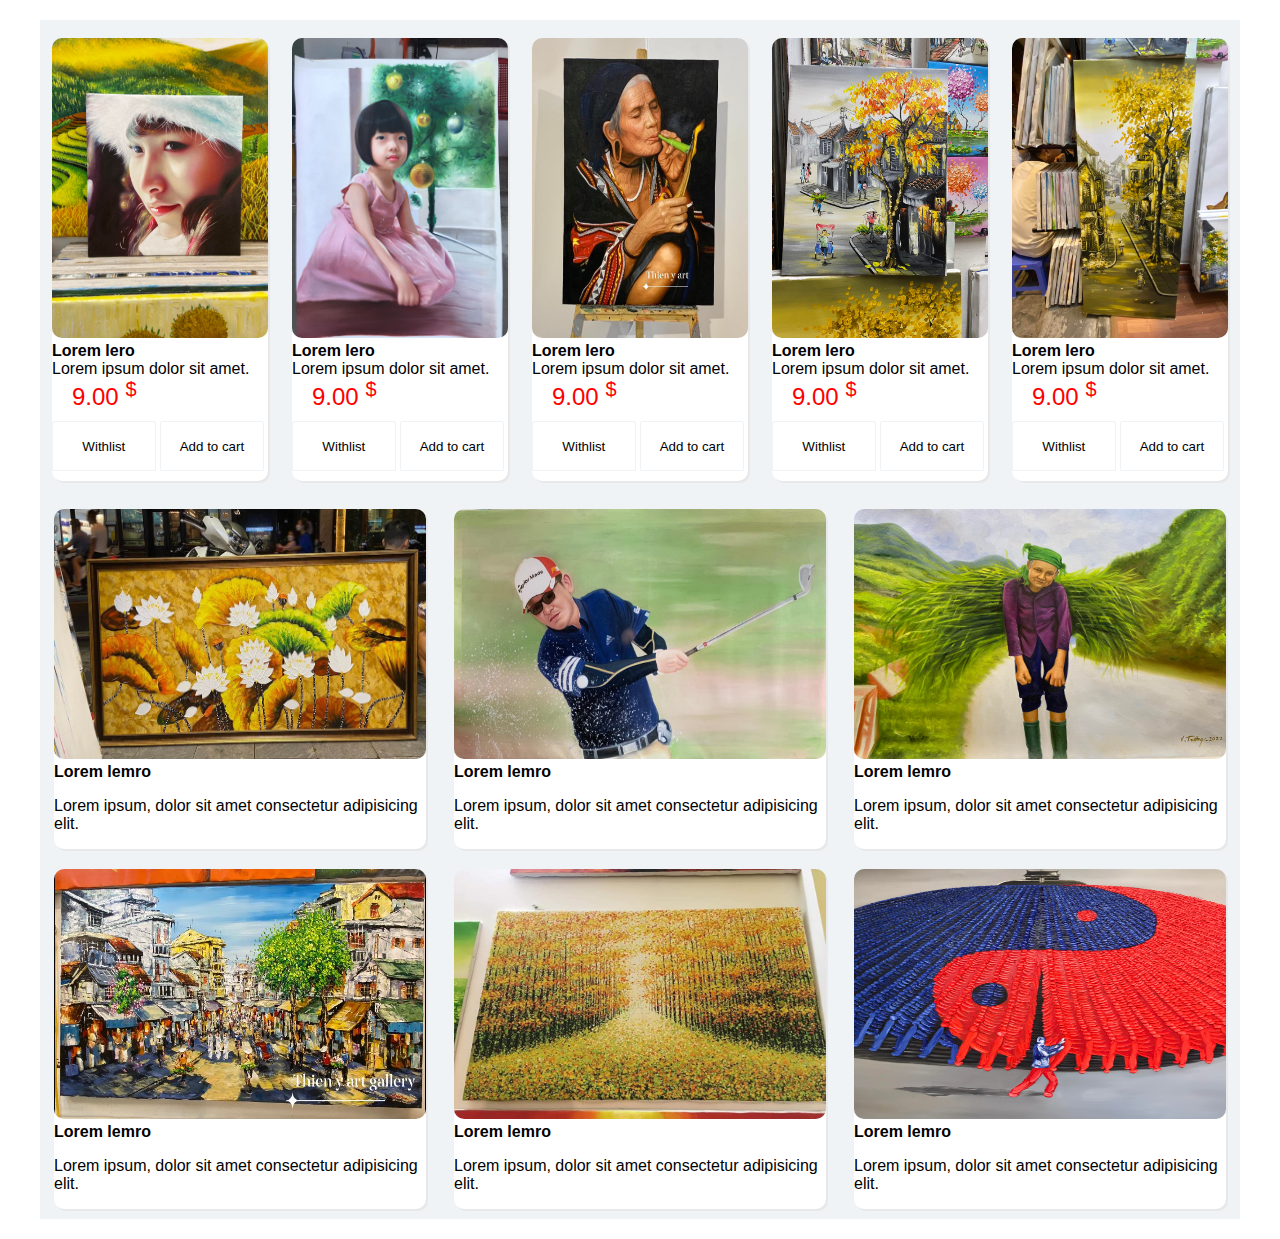
<file: collec ui/index.html>
<!DOCTYPE html>
<html lang="en">
<head>
    <meta charset="UTF-8">
    <meta http-equiv="X-UA-Compatible" content="IE=edge">
    <meta name="viewport" content="width=device-width, initial-scale=1.0">
    <title>Document</title>
    <link rel="stylesheet" href="style.css">
</head>
<body>
    <div class="body">
        <div class="product">
            <img src="./img/dung1.jpg" alt="">
            <span class="product__title">Lorem lero</span>
            <span class="product__desc">Lorem ipsum dolor sit amet.</span>
            <span class="price">9.00 <sup>$</sup></span>
            <!-- <div class="tag">
                <a href="">lorem</a>
                <a href="">lorem</a>
                <a href="">lorem</a>
            </div> -->
            <div class="button">
                <button class="width__list">Withlist</button>
                <button class="addCart">Add to cart</button>
            </div>
        </div>
        <div class="product">
            <img src="./img/dung2.jpg" alt="">
            <span class="product__title">Lorem lero</span>
            <span class="product__desc">Lorem ipsum dolor sit amet.</span>
            <span class="price">9.00 <sup>$</sup></span>
            <!-- <div class="tag">
                <a href="">lorem</a>
                <a href="">lorem</a>
                <a href="">lorem</a>
            </div> -->
            <div class="button">
                <button class="width__list">Withlist</button>
                <button class="addCart">Add to cart</button>
            </div>
        </div>
        <div class="product">
            <img src="./img/dung3.jpg" alt="">
            <span class="product__title">Lorem lero</span>
            <span class="product__desc">Lorem ipsum dolor sit amet.</span>
            <span class="price">9.00 <sup>$</sup></span>
            <!-- <div class="tag">
                <a href="">lorem</a>
                <a href="">lorem</a>
                <a href="">lorem</a>
            </div> -->
            <div class="button">
                <button class="width__list">Withlist</button>
                <button class="addCart">Add to cart</button>
            </div>
        </div>
        <div class="product">
            <img src="./img/dung4.jpg" alt="">
            <span class="product__title">Lorem lero</span>
            <span class="product__desc">Lorem ipsum dolor sit amet.</span>
            <span class="price">9.00 <sup>$</sup></span>
            <!-- <div class="tag">
                <a href="">lorem</a>
                <a href="">lorem</a>
                <a href="">lorem</a>
            </div> -->
            <div class="button">
                <button class="width__list">Withlist</button>
                <button class="addCart">Add to cart</button>
            </div>
        </div>
        <div class="product">
            <img src="./img/dung5.jpg" alt="">
            <span class="product__title">Lorem lero</span>
            <span class="product__desc">Lorem ipsum dolor sit amet.</span>
            <span class="price">9.00 <sup>$</sup></span>
            <!-- <div class="tag">
                <a href="">lorem</a>
                <a href="">lorem</a>
                <a href="">lorem</a>
            </div> -->
            <div class="button">
                <button class="width__list">Withlist</button>
                <button class="addCart">Add to cart</button>
            </div>
        </div>
    </div>
    <div class="body__ngang">
        <div class="product__ngang">
            <img src="./img/ngang1.jpg" alt="">
            <span>Lorem lemro</span>
            <p>Lorem ipsum, dolor sit amet consectetur adipisicing elit.</p>
        </div>
        <div class="product__ngang">
            <img src="./img/ngang2.jpg" alt="">
            <span>Lorem lemro</span>
            <p>Lorem ipsum, dolor sit amet consectetur adipisicing elit.</p>
        </div>
        <div class="product__ngang">
            <img src="./img/ngang3.jpg" alt="">
            <span>Lorem lemro</span>
            <p>Lorem ipsum, dolor sit amet consectetur adipisicing elit.</p>
        </div>
        <div class="product__ngang">
            <img src="./img/ngang4.jpg" alt="">
            <span>Lorem lemro</span>
            <p>Lorem ipsum, dolor sit amet consectetur adipisicing elit.</p>
        </div>
        <div class="product__ngang">
            <img src="./img/ngang5.jpg" alt="">
            <span>Lorem lemro</span>
            <p>Lorem ipsum, dolor sit amet consectetur adipisicing elit.</p>
        </div>
        <div class="product__ngang">
            <img src="./img/ngang6.jpg" alt="">
            <span>Lorem lemro</span>
            <p>Lorem ipsum, dolor sit amet consectetur adipisicing elit.</p>
        </div>
    </div>
</body>
</html>
</file>
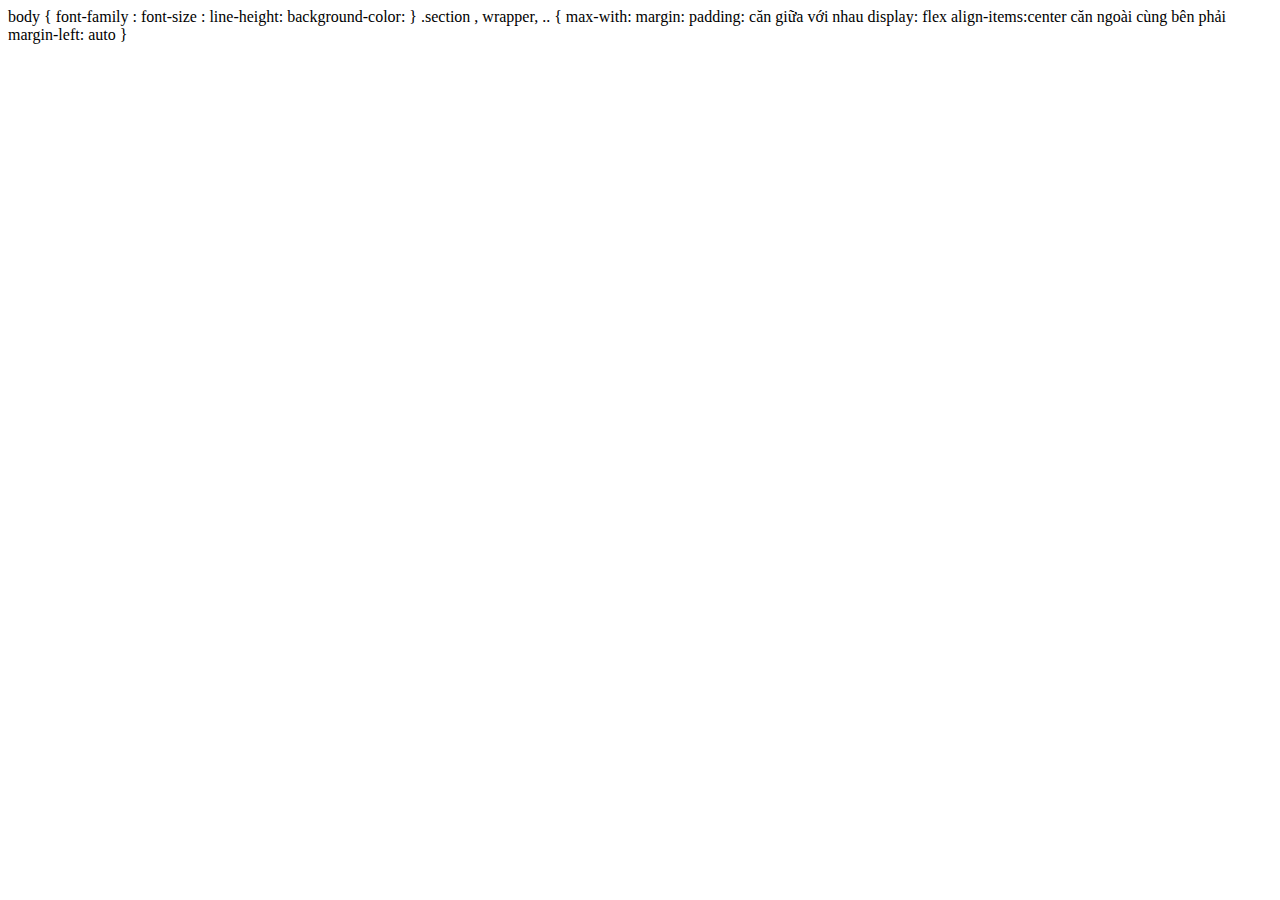
<file: thuoc tinh co ban css/index.html>
<!DOCTYPE html>
<html lang="en">
<head>
    <meta charset="UTF-8">
    <meta http-equiv="X-UA-Compatible" content="IE=edge">
    <meta name="viewport" content="width=device-width, initial-scale=1.0">
    <title>Thuộc tính cơ bản các thẻ html</title>
</head>
<body>
    body {
        font-family : 
        font-size :
        line-height:
        background-color:
    }
    .section , wrapper, .. {
        max-with: 
        margin: 
        padding:
        căn giữa với nhau
            display: flex 
            align-items:center
        căn ngoài cùng bên phải 
            margin-left: auto
    }

</body>
</html>
</file>
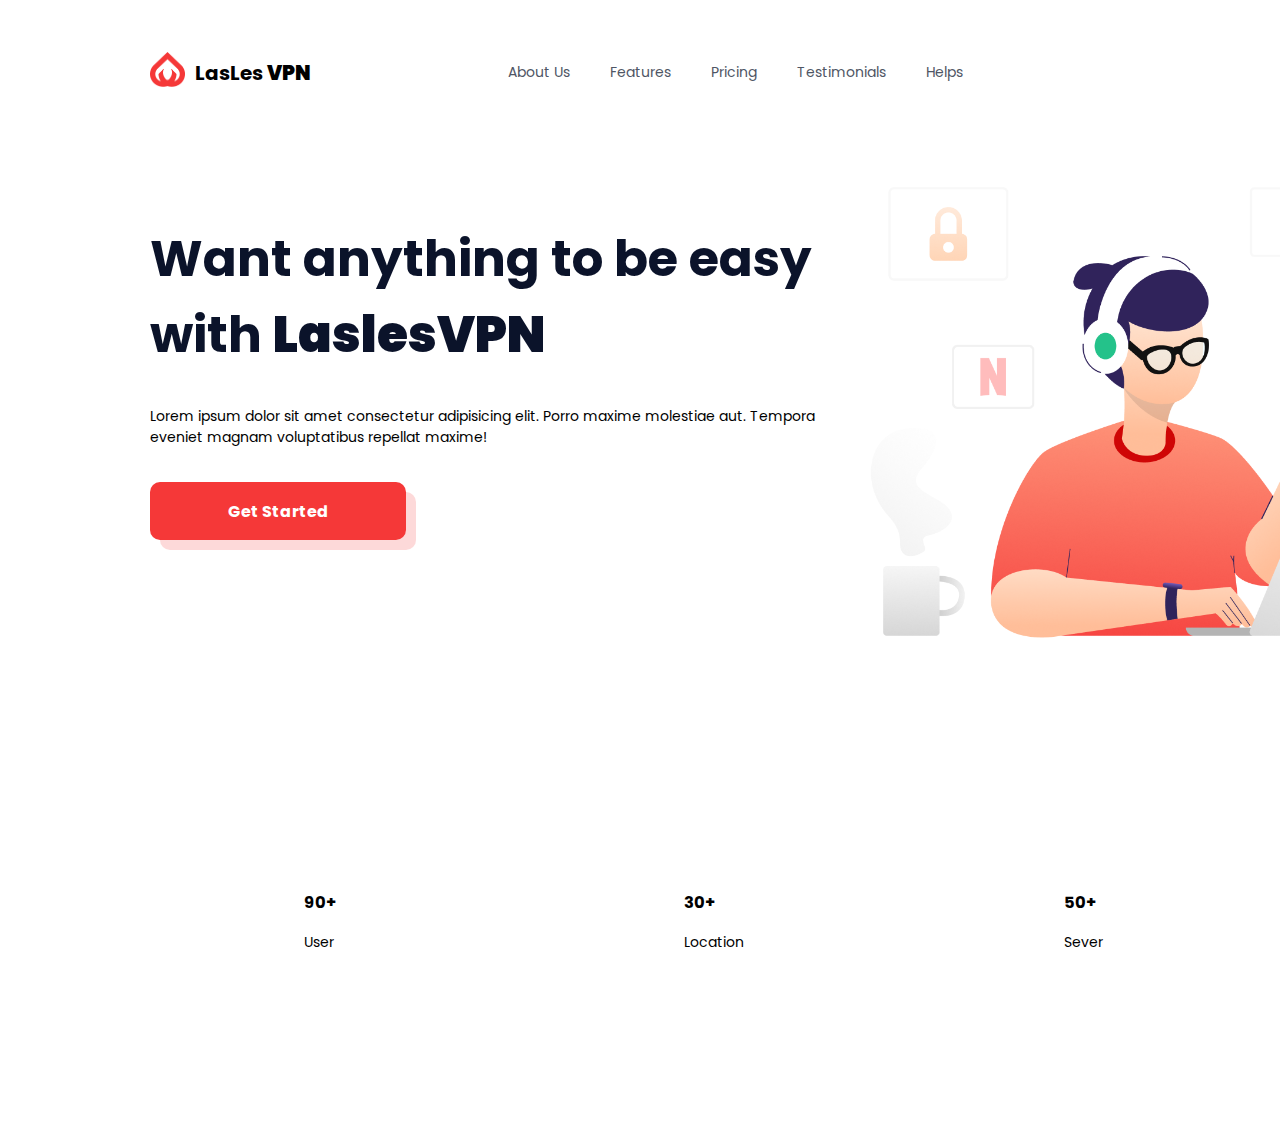
<file: code figma/laslesVPN/index.html>
<!DOCTYPE html>
<html lang="en">
<head>
    <meta charset="UTF-8">
    <meta http-equiv="X-UA-Compatible" content="IE=edge">
    <meta name="viewport" content="width=device-width, initial-scale=1.0">
    <title>LaslesVPN</title>
    <link rel="stylesheet" href="style.css">
    <link rel="preconnect" href="https://fonts.googleapis.com">
    <link rel="preconnect" href="https://fonts.gstatic.com" crossorigin>
    <link href="https://fonts.googleapis.com/css2?family=Poppins:wght@100;300;600;700&display=swap" rel="stylesheet">
    <link rel="stylesheet" href="https://cdnjs.cloudflare.com/ajax/libs/font-awesome/6.1.1/css/all.min.css" integrity="sha512-KfkfwYDsLkIlwQp6LFnl8zNdLGxu9YAA1QvwINks4PhcElQSvqcyVLLD9aMhXd13uQjoXtEKNosOWaZqXgel0g==" crossorigin="anonymous" referrerpolicy="no-referrer" />
</head>
<body class="body">
    <header class="header">
        <section class="header__top">
            <img src="./img/logo.png" alt="Logo" class="logo__img">
        </section>
            <span class="name__brand">LasLes <strong>VPN</strong></span>
            <ul class="menu__top">
                <li><a href="#"></a>About Us</li>
                <li><a href="#"></a>Features</li>
                <li><a href="#"></a>Pricing</li>
                <li><a href="#"></a>Testimonials</li>
                <li><a href="#"></a>Helps</li>
            </ul>
            <div class="header__account">
                <a href="#" class="header__account-signup">Sign Up</a>
                <a href="#" class="header__account-login default__button">Log In</a>
            </div>
    </header>
    <section class="banner">
        <div class="banner__title">
            <h1>Want anything to be easy with <strong>LaslesVPN</strong></h1>
            <p class="desc">Lorem ipsum dolor sit amet consectetur adipisicing elit. Porro maxime molestiae aut.
                 Tempora eveniet magnam voluptatibus repellat maxime!</p>
            <a href="#" class="start">Get Started</a>
        </div>
        <img src="./img/banner1.png" alt="banner" class="banner__img">
    </section>
    <section class="client">
        <div class="client__use client__item">
            <i class="fa-solid fa-user"></i>
            <div>
                <h3>90+</h3>
                <span>User</span>
            </div>
        </div>
        <div class="client__location client__item">
            <i class="fa-solid fa-user"></i>
            <div>
                <h3>30+</h3>
                <span>Location</span>
            </div>
        </div>
        <div class="client__sever client__item">
            <i class="fa-solid fa-user"></i>
            <div>
                <h3>50+</h3>
                <span>Sever</span>
            </div>
        </div>
    </section>
</body>
</html>
</file>
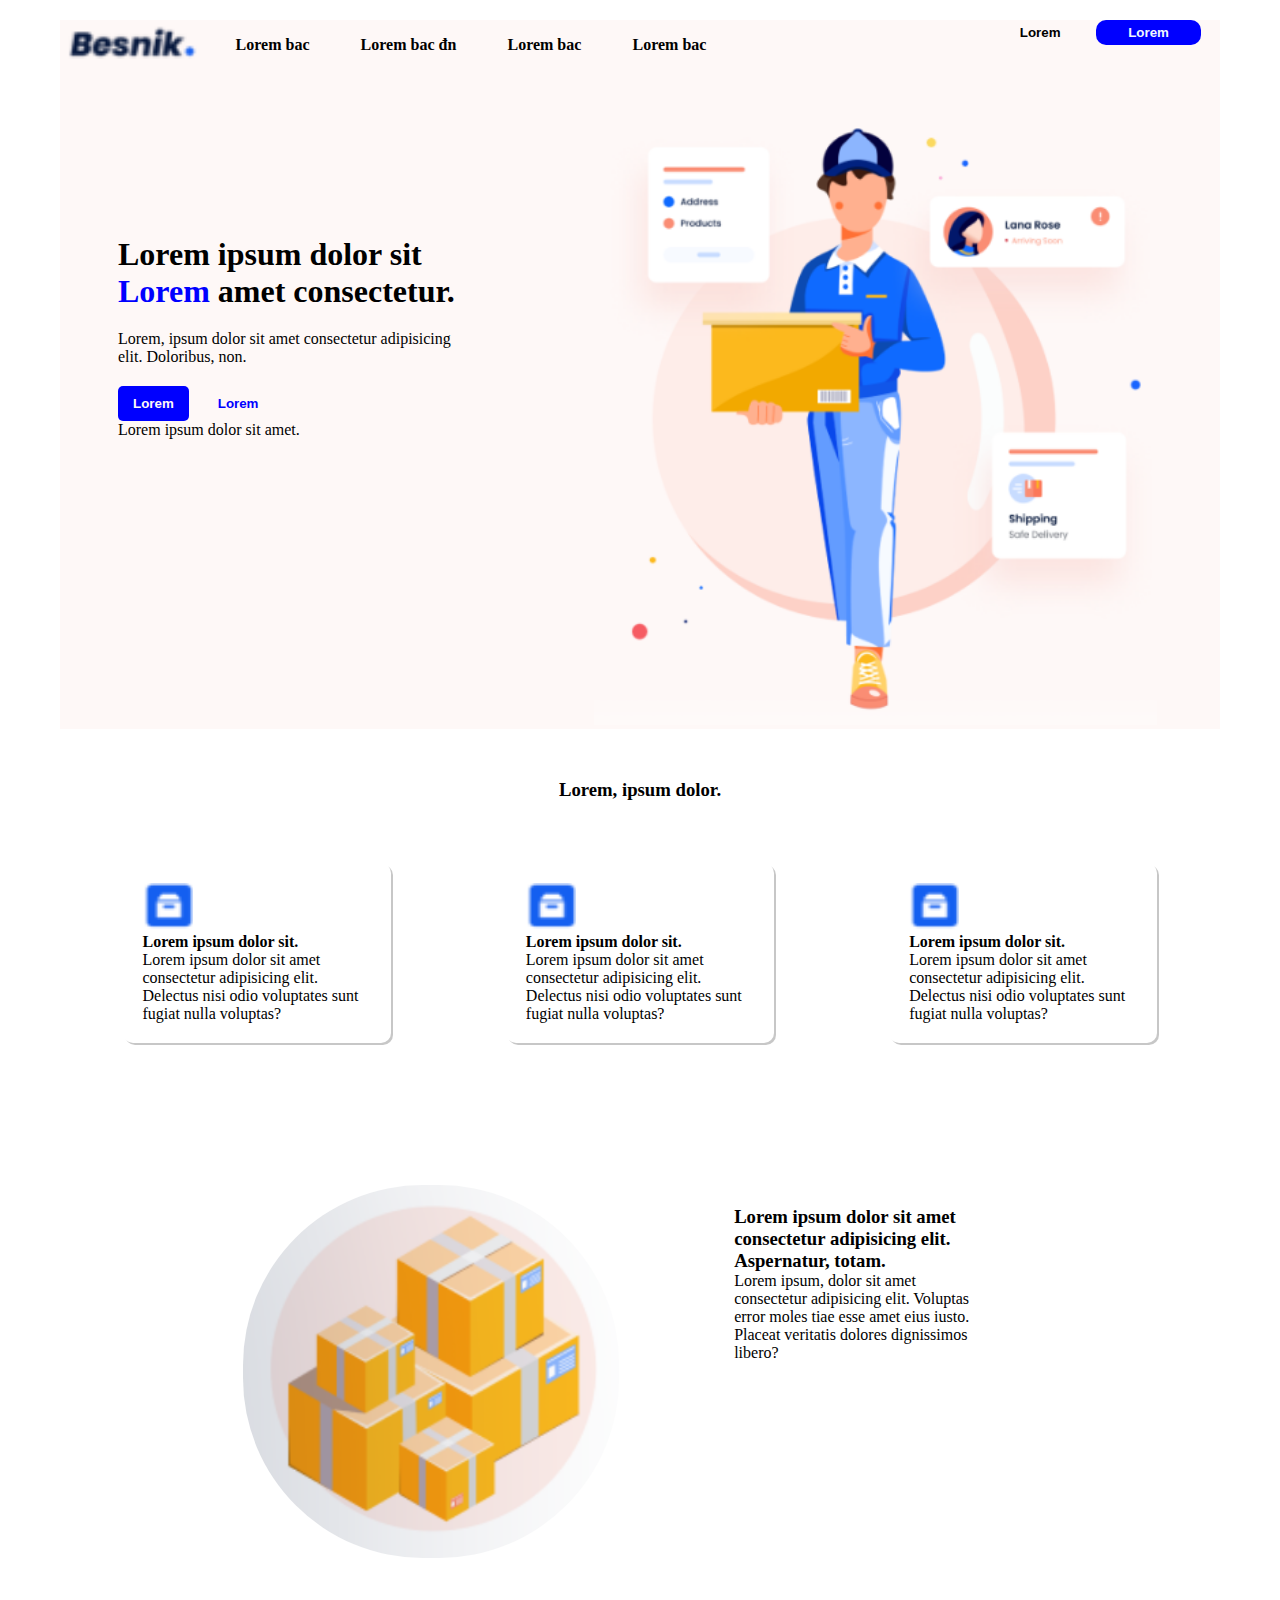
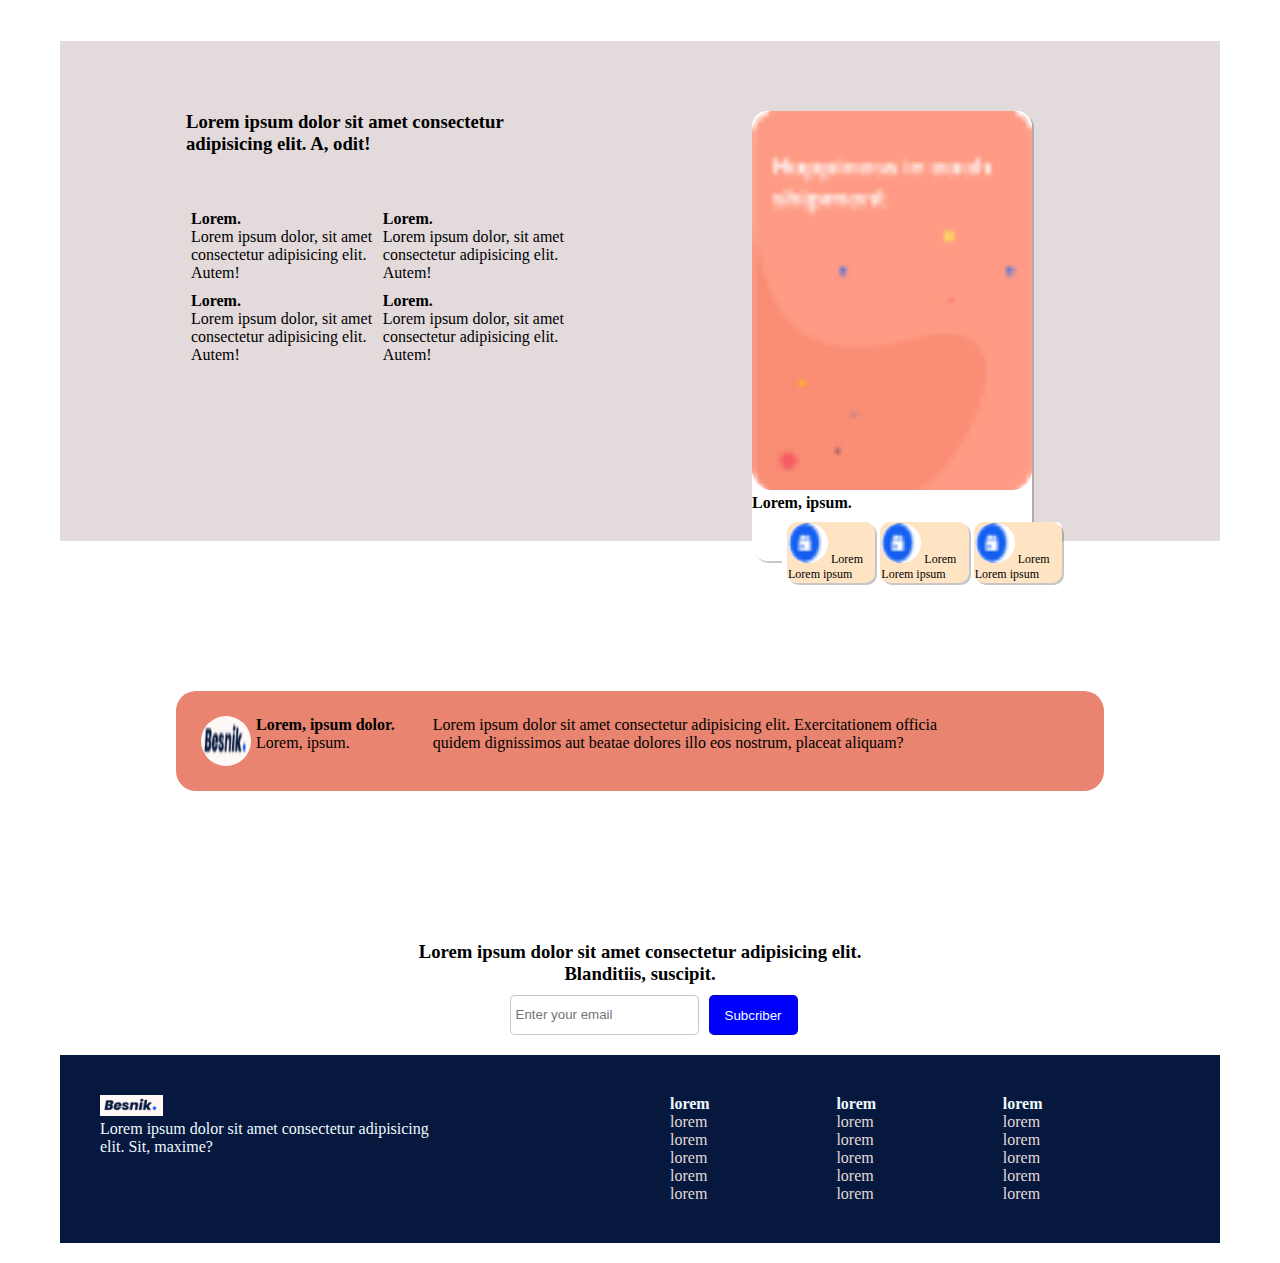
<file: web design/project 1/index.html>
<!DOCTYPE html>
<html lang="en">
<head>
    <meta charset="UTF-8">
    <meta http-equiv="X-UA-Compatible" content="IE=edge">
    <meta name="viewport" content="width=device-width, initial-scale=1.0">
    <title>Delivery website</title>
    <link rel="stylesheet" href="style.css">
    <link rel="stylesheet" href="https://cdnjs.cloudflare.com/ajax/libs/font-awesome/6.1.1/css/all.min.css" integrity="sha512-KfkfwYDsLkIlwQp6LFnl8zNdLGxu9YAA1QvwINks4PhcElQSvqcyVLLD9aMhXd13uQjoXtEKNosOWaZqXgel0g==" crossorigin="anonymous" referrerpolicy="no-referrer" />
    <link rel="preconnect" href="https://fonts.googleapis.com">
    <link rel="preconnect" href="https://fonts.gstatic.com" crossorigin>
    <link href="https://fonts.googleapis.com/css2?family=Poppins&display=swap" rel="stylesheet">
    
</head>
<body>
    <style>
        @import url('https://fonts.googleapis.com/css2?family=Poppins&display=swap');
        </style>
    <div class="head">
        <img src="./img/Screenshot_8.png" alt="">
        <div class="menu">
            <ul>
                <li>Lorem bac</li>
                <li>Lorem bac đn</li>
                <li>Lorem bac</li>
                <li>Lorem bac</li>
            </ul>
        </div>
        <div class="loggin">
            <button>Lorem</button>
            <button>Lorem</button>
        </div>
    </div>
    <div class="body">
        <div class="banner">
            <div class="banner__left">
                <h1>Lorem ipsum dolor sit <span>Lorem</span> amet consectetur.</h1>
                <p>Lorem, ipsum dolor sit amet consectetur adipisicing elit. Doloribus, non.</p>
                <div class="banner__button">
                    <button>Lorem</button>
                    <button>Lorem</button>
                </div>
                <span><i class="fa-brands fa-angellist"></i> Lorem ipsum dolor sit amet.</span>
            </div>
            <div class="banner__right">
                <img src="./img/Screenshot_1.png" alt="">
            </div>
        </div>
        <div class="provide">
            <h3>Lorem, ipsum dolor.</h3>
            <div class="item">
                <div class="provide__item">
                    <img src="./img/Screenshot_2.png" alt="">
                    <span>Lorem ipsum dolor sit.</span>
                    <p>Lorem ipsum dolor sit amet consectetur adipisicing elit.
                         Delectus nisi odio voluptates sunt fugiat nulla voluptas?</p>
                </div>
                <div class="provide__item">
                    <img src="./img/Screenshot_2.png" alt="">
                    <span>Lorem ipsum dolor sit.</span>
                    <p>Lorem ipsum dolor sit amet consectetur adipisicing elit. 
                        Delectus nisi odio voluptates sunt fugiat nulla voluptas?</p>
                </div>
                <div class="provide__item">
                    <img src="./img/Screenshot_2.png" alt="">
                    <span>Lorem ipsum dolor sit.</span>
                    <p>Lorem ipsum dolor sit amet consectetur adipisicing elit.
                         Delectus nisi odio voluptates sunt fugiat nulla voluptas?</p>
                </div>
            </div>
        </div>
        <div class="keeping">
            <div class="keeping__left">
                <img src="./img/Screenshot_3.png" alt="">
            </div>
            <div class="keeping__right">
                <div class="keeping__right-content">
                    <h3>Lorem ipsum dolor sit amet consectetur adipisicing elit. Aspernatur, totam.</h3>
                <p>Lorem ipsum, dolor sit amet consectetur adipisicing elit. Voluptas error moles
                    tiae esse amet eius iusto. Placeat veritatis dolores dignissimos libero?</p>
                </div>
            </div>
        </div>
        <div class="discover">
            <div class="discover__left">
                <h3>Lorem ipsum dolor sit amet consectetur adipisicing elit. A, odit!</h3>
                <div class="discover__item">
                    <div class="discover__item-detail">
                        <h4>Lorem.</h4>
                        <span>Lorem ipsum dolor, sit amet consectetur adipisicing elit. Autem!</span>
                    </div>
                    <div class="discover__item-detail">
                        <h4>Lorem.</h4>
                        <span>Lorem ipsum dolor, sit amet consectetur adipisicing elit. Autem!</span>
                    </div>
                    <div class="discover__item-detail">
                        <h4>Lorem.</h4>
                        <span>Lorem ipsum dolor, sit amet consectetur adipisicing elit. Autem!</span>
                    </div>
                    <div class="discover__item-detail">
                        <h4>Lorem.</h4>
                        <span>Lorem ipsum dolor, sit amet consectetur adipisicing elit. Autem!</span>
                    </div>
                </div>
            </div>
            <div class="discover__right">
                    <img src="./img/Screenshot_4.png" alt="">
                    <h4>Lorem, ipsum.</h4>
                    <div class="delivery">
                        <div class="delivery__item">
                            <img src="./img/Screenshot_5.png" alt="">
                            <span>Lorem</span>
                            <span>Lorem ipsum</span>
                        </div>
                        <div class="delivery__item">
                            <img src="./img/Screenshot_5.png" alt="">
                            <span>Lorem</span>
                            <span>Lorem ipsum</span>
                        </div>
                        <div class="delivery__item">
                            <img src="./img/Screenshot_5.png" alt="">
                            <span>Lorem</span>
                            <span>Lorem ipsum</span>
                        </div>
                    </div>
            </div>
        </div>
        <div class="review">
            <div class="review__left">
                <img src="./img/Screenshot_8.png" alt="">
                <div>
                    <span>Lorem, ipsum dolor.</span>
                <span>Lorem, ipsum.</span>
                </div>
            </div>
            <div class="review__right">
                <p>Lorem ipsum dolor sit amet consectetur adipisicing elit. Exercitationem officia 
                    quidem dignissimos aut beatae dolores illo eos nostrum, placeat aliquam?</p>
            </div>
        </div>
        <div class="connect">
            <h3>Lorem ipsum dolor sit amet consectetur adipisicing elit. Blanditiis, suscipit.</h3>
            <div class="form">
                <form action="">
                    <input type="email" placeholder="Enter your email">
                </form>
                <button>Subcriber</button>
            </div>
        </div>
    </div>
    <div class="footer">
        <div class="footer__left">
            <img src="./img/Screenshot_8.png" alt="">
            <p>Lorem ipsum dolor sit amet consectetur adipisicing elit. Sit, maxime?</p>
            <div class="social__icon">
                <i class="fa-brands fa-facebook-square"><a href=""></a></i>
                <i class="fa-brands fa-linkedin"></i>
                <i class="fa-brands fa-twitter"></i>
            </div>
        </div>
        <div class="footer__right">
            <div class="footer__right-item">
                <h4>lorem</h4>
                <ul>
                    <li><a href="">lorem</a></li>
                    <li><a href="">lorem</a></li>
                    <li><a href="">lorem</a></li>
                    <li><a href="">lorem</a></li>
                    <li><a href="">lorem</a></li>
                </ul>
            </div>
            <div class="footer__right-item">
                <h4>lorem</h4>
                <ul>
                    <li><a href="">lorem</a></li>
                    <li><a href="">lorem</a></li>
                    <li><a href="">lorem</a></li>
                    <li><a href="">lorem</a></li>
                    <li><a href="">lorem</a></li>
                </ul>
            </div>
            <div class="footer__right-item">
                <h4>lorem</h4>
                <ul>
                    <li><a href="">lorem</a></li>
                    <li><a href="">lorem</a></li>
                    <li><a href="">lorem</a></li>
                    <li><a href="">lorem</a></li>
                    <li><a href="">lorem</a></li>
                </ul>
            </div>
        </div>
    </div>
</body>
</html>
</file>
<file: collec ui/style.css>
body {
    width: 1200px;
    height: auto;
    margin: 0 auto;
    padding: 20px;
}
.body {
    display: flex;
    font-family: Arial, Helvetica, sans-serif;
    background-color: #EFF3F6;
}
.product {
    width: 18%;
    margin: 1.5% auto;
    border-radius: 10px;
    box-shadow: 2px 2px #E8E8E8;
    background-color: white;
}
.product img {
    width: 100%;
    height: 300px;
    border-radius: 10px;
}
.product span {
    display: block;
}
.product__title {
    font-weight: bold;
}
.price {
    font-size: 24px;
    color: red;
    padding-left: 20px;
}
.tag a {
    text-decoration: none;
    padding: 3px 5px;
    background-color: #EFF3F6;
    border-radius: 5px;
    margin: 5px;
}
.button {
    width: 100%;
    margin: 10px auto;
}
.width__list, .addCart {
    width: 48%;
    height: 50px;
    background-color: white;
    border-radius: 2px;
    border: 1px solid #EFF3F6;
}
@media only screen and (max-width: 780px){
    .product {
        width: 48%;
        margin: 1.5% auto;
    }
    .product img {
        width: 100%;
        background-size: cover
    }
    .body {
        display: flex;
        flex-wrap: wrap;
    }
  }
  .body__ngang  {
      display: flex;
      flex-wrap: wrap;
      font-family: Verdana, Geneva, Tahoma, sans-serif;
      background-color: #EFF3F6;
  }
  .product__ngang {
      width: 31%;
      margin: 10px auto;
      border-radius: 10px;
      box-shadow: 2px 2px #E8E8E8;
      border-radius: 10px;
      background-color: white;
  }
  .product__ngang img {
      width: 100%;
      height: 250px;
      border-radius: 10px;
  }
  .product__ngang span {
      font-weight: bold;
  }
  @media only screen and (max-width: 780px){
    .product__ngang {
        width: 48%;
        margin: 20px auto 0;
    }
    .product__ngang img {
        background-size: cover
    }
    .body {
        display: flex;
        flex-wrap: wrap;
    }
</file>
<file: code figma/laslesVPN/style.css>
.body {
    font-family: 'Poppins', sans-serif;
    font-size: 14px;
    margin: 0 auto;
    width: 1440px;
    padding: 46px 150px;
}
.header {
    align-items: center;
    display: flex;
    font-size: 16px;
}
.logo__img {
    width: 35px;
    height: 35px;
    margin-right: 10px;
}
.name__brand {
    font-size: 20px;
    font-weight: bold;
}
.header__account {
    margin-left: auto;
}
.header__account a {
    text-decoration: none;
    height: 45px;
    border-radius: 50px;
    padding: 13px 45px;
    font-weight: bold;
}
.header__account-signup {
    color: black;
}
.default__button {
    outline: 1px solid #F53855;
    color: #F53855;
}
.menu__top {
    margin-left: 157px;
    display: flex;
    list-style: none;
}
.menu__top li {
    margin-right: 40px;
    font-size: 14px;
    color: #4F5665;
    transition: 0.2s ease-in-out ;
}
.menu__top li:hover {
    color: #F53855;
}
.banner {
    display: flex;
    margin-top: 88px;
}
.banner__title {
    width: 50%;
    margin-right: 41px;
}
.banner__img {
    width: 50%;
}
h1 {
    color: #0B132A;
    font-size: 50px;
}
.desc {
    margin-bottom: 50px;
}
.start {
    padding: 17.5px 77.5px;
    color: #FFFFFF;
    font-weight: bold;
    font-size: 16px;
    text-decoration: none;
    background-color: #F53838;
    border-radius: 10px;
    box-shadow: 10px 10px #f5383831;
}
.client {
    margin-top: 103px;
    display: flex;
    width: 1140px;
    height: 200px;
    padding: 72.5px 91px;
}
.client__item {
    width: 32%;
    margin: 0 auto;
    display: flex;
    align-items: center;
}
.client__item i {
    width: 55px;
    height: 55px;
    
}
</file>
<file: web design/project 1/style.css>
* {
    margin: 0;
    padding: 0;
    box-sizing: border-box;
}
body {
    width: 1200px;
    height: auto;
    margin: 0 auto;
    padding: 20px;
    font-family: font-family: 'Poppins', sans-serif;
}
.head {
    width: 100%;
    display: flex;
    background-color: #FEF8F7;
}
.head img {
    width: 150px;
    height: 50px;
    border-radius: 15px;
}
.menu {
    width: 45%;
    text-align: center;
}
.menu ul {
    display: flex;
    list-style: none;
    margin: 0 auto;
}
.menu ul li {
    margin: 0 auto;
    line-height: 50px;
    font-weight: bold;
}
.loggin {
    width: 20%;
    height: 50px;
    margin-right: 0;
    margin-left: auto;
}
.loggin button {
    width: 45%;
    border: none;
    border-radius: 10px;
    font-weight: bolder;
    background-color: #FEF8F7;
    padding: 5px 10px;
    line-height: 30 px;
}
.loggin button:last-child {
    color: aliceblue;
    background-color: blue;
}
.banner {
    padding-top: 50px;
    background-color: #FEF8F7;
    display: flex;
}
.banner__left {
    width: 45%;
    padding: 5%;
    padding-right: 10%;
    height: auto;
    padding-top: 10%;
}
.banner__left span:first-child {
    color: blue;
}
.banner__left p {
    padding-top: 20px;
}
.banner__button {
    margin-top: 20px;
}
.banner__button button {
    border: none;
    border-radius: 5px;
    padding: 10px 15px;
    margin-right: 10px;
    background-color: blue;
    color: #FEF8F7;
    font-weight: bold;
}
.banner__button button:last-child {
    color: blue;
    background-color: #FEF8F7;
}
.banner__left span {
    margin-top: 15px;
}
.banner__right {
    width: 54%;
    margin-left: 1%;
}
.banner__right img {
    width: 90%;
    height: auto;
}
.provide {
    margin-top: 50px;
}
.provide h3 {
    text-align: center;
}
.item {
    display: flex;
    padding: 5px;
}
.provide__item {
    width: 25%;
    height: auto;
    margin: 5%;
    background-color: white;
    box-shadow: cadetblue;
    padding: 20px;
    display: block;
    box-shadow: 2px 2px  #00000038;
    border-radius: 10px;
}
.provide__item img {
    width: 50px;
    height: 50px;
    display: block;
}
.provide__item span {
    font-weight: bold;
}
.keeping {
    display: flex;
    padding: 5%;
    margin: 0 auto;
}
.keeping__left {
    width: 40%;
    height: auto;
    margin-left: 10%;
}
.keeping img {
    width: 90%;
    height: auto;
    border-radius: 180px;
    margin: 5%;
} 
.keeping__right {
    padding-right: 50px;
    width: 45%;
    margin-left: 5%; ;
}
.keeping__right-content {
    width: 80%;
    padding: 10%;
}
.discover {
    background-color: #E2DADB;
    display: flex;
    padding: 20px;
    width: 100%;
    height: 500px;
}
.discover__left {
    width: 45%;
    padding: 50px;
    margin-left: 5%;
}
.discover__item {
    display: flex;
    flex-wrap: wrap;
    padding-top: 50px;
}
.discover__item-detail {
    width: 45%;
    margin: 5px;
}
.discover__right {
    width: 25%;
    margin: 0 10%;
    height: 450px;
    background-color: white;
    border-radius: 15px;
    box-shadow: 2px 2px  #00000038;
    position: relative;
    top: 50px;
}
.discover__right img {
    width: 100%;
    height: auto;
    border-radius: 20px;
}
.delivery {
    display: flex;
    width: 100%;
    height: auto;
    background-color: white;
    position: relative;
    left: 30px;
    top: 10px;
    border-radius: 5px;
}
.delivery__item {
    width: 40%;
    height: auto;
    padding: 1px;
    background-color: bisque;
    border-radius: 10px;
    font-size: 12px;
    display: block;
    margin-right: 0px;
    margin-left: 5px;
    box-shadow: 2px 2px  #00000038;
}
.delivery__item img {
    width: 40px;
    height: 40px;
    border-radius: 20px;
}
.review {
    width: 80%;
    margin: 150px auto;
    height: auto;
    background-color: #E88470;
    border-radius: 20px;
    padding: 25px;
    display: flex;
}
.review__left {
    width: 40%;
    height: auto;
    display: flex;
}
.review__left img {
    width: 50px;
    height: 50px;
    border-radius: 25px;
    margin-right: 5px;
}
.review__left span {
    display: block;
}
.review__left span:first-child {
    font-weight: bold;
}
.review__right p {
    width: 80%;
}
.connect {
    width: 45%;
    height: auto;
    margin: 0 auto;
    text-align: center;
}
.form {
    display: flex;
    width: 50%;
    margin: 10px auto;
}
.form input, .form button {
    height: 40px;
    line-height: 40px;
    border: 1px solid #00000038;
    border-radius: 5px;
    padding: 0 5px;
}
.form button {
    background-color: blue;
    color: azure;
    padding: 0 15px;
    margin-left: 10px;
}
.footer {
    background-color: #06183D;
    color: aliceblue;
    display: flex;
    padding: 20px;
    margin-top: 20px;
}
.footer__left {
    width: 35%;
    padding: 20px;
}
.social__icon {
    margin-top: 20px;
}
.footer__right {
    display: flex;
    padding: 20px;
    width: 50%;
    margin-right: 0;
    margin-left: auto;
}
.footer__right-item {
    width: 32%;
    padding: 0 10px;
}
.footer__right-item ul {
    list-style: none;
}
.footer__right-item a {
    text-decoration: none;
    color: #E2DADB;
    padding-bottom: 10px;
}
</file>
